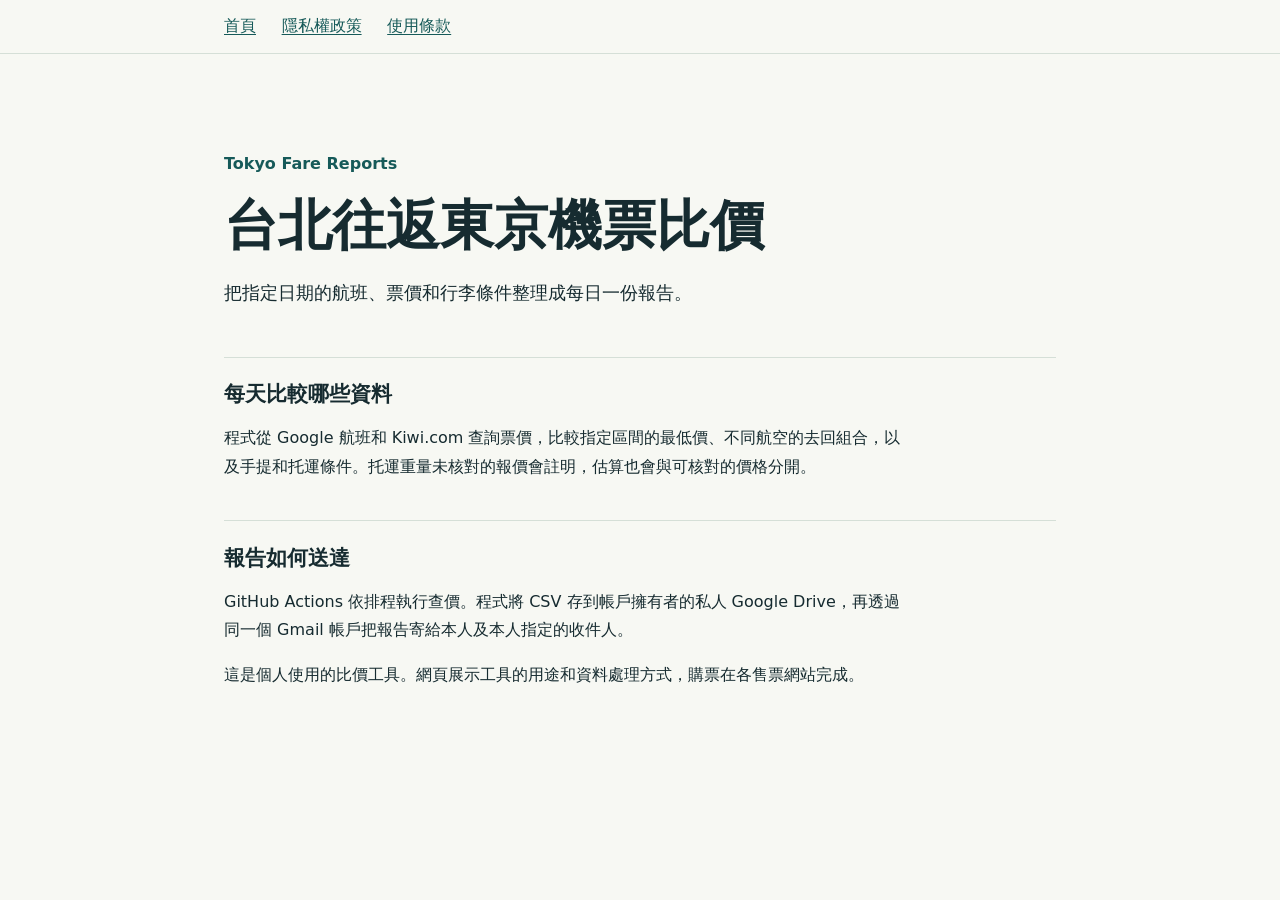
<file: index.html>
<!doctype html>
<html lang="zh-Hant">
<head>
  <meta charset="utf-8">
  <meta name="viewport" content="width=device-width, initial-scale=1">
  <title>台北往返東京機票比價 | Tokyo Fare Reports</title>
  <link rel="stylesheet" href="./style.css">
</head>
<body>
  <header><nav aria-label="網站導覽">
    <a href="./">首頁</a>
    <a href="./privacy.html">隱私權政策</a>
    <a href="./terms.html">使用條款</a>
  </nav></header>
  <main>
<p class="label">Tokyo Fare Reports</p>
<h1>台北往返東京機票比價</h1>
<p class="intro">把指定日期的航班、票價和行李條件整理成每日一份報告。</p>
<section>
  <h2>每天比較哪些資料</h2>
  <p>程式從 Google 航班和 Kiwi.com 查詢票價，比較指定區間的最低價、不同航空的去回組合，以及手提和托運條件。托運重量未核對的報價會註明，估算也會與可核對的價格分開。</p>
</section>
<section>
  <h2>報告如何送達</h2>
  <p>GitHub Actions 依排程執行查價。程式將 CSV 存到帳戶擁有者的私人 Google Drive，再透過同一個 Gmail 帳戶把報告寄給本人及本人指定的收件人。</p>
  <p>這是個人使用的比價工具。網頁展示工具的用途和資料處理方式，購票在各售票網站完成。</p>
</section>
  </main>
</body>
</html>
</file>
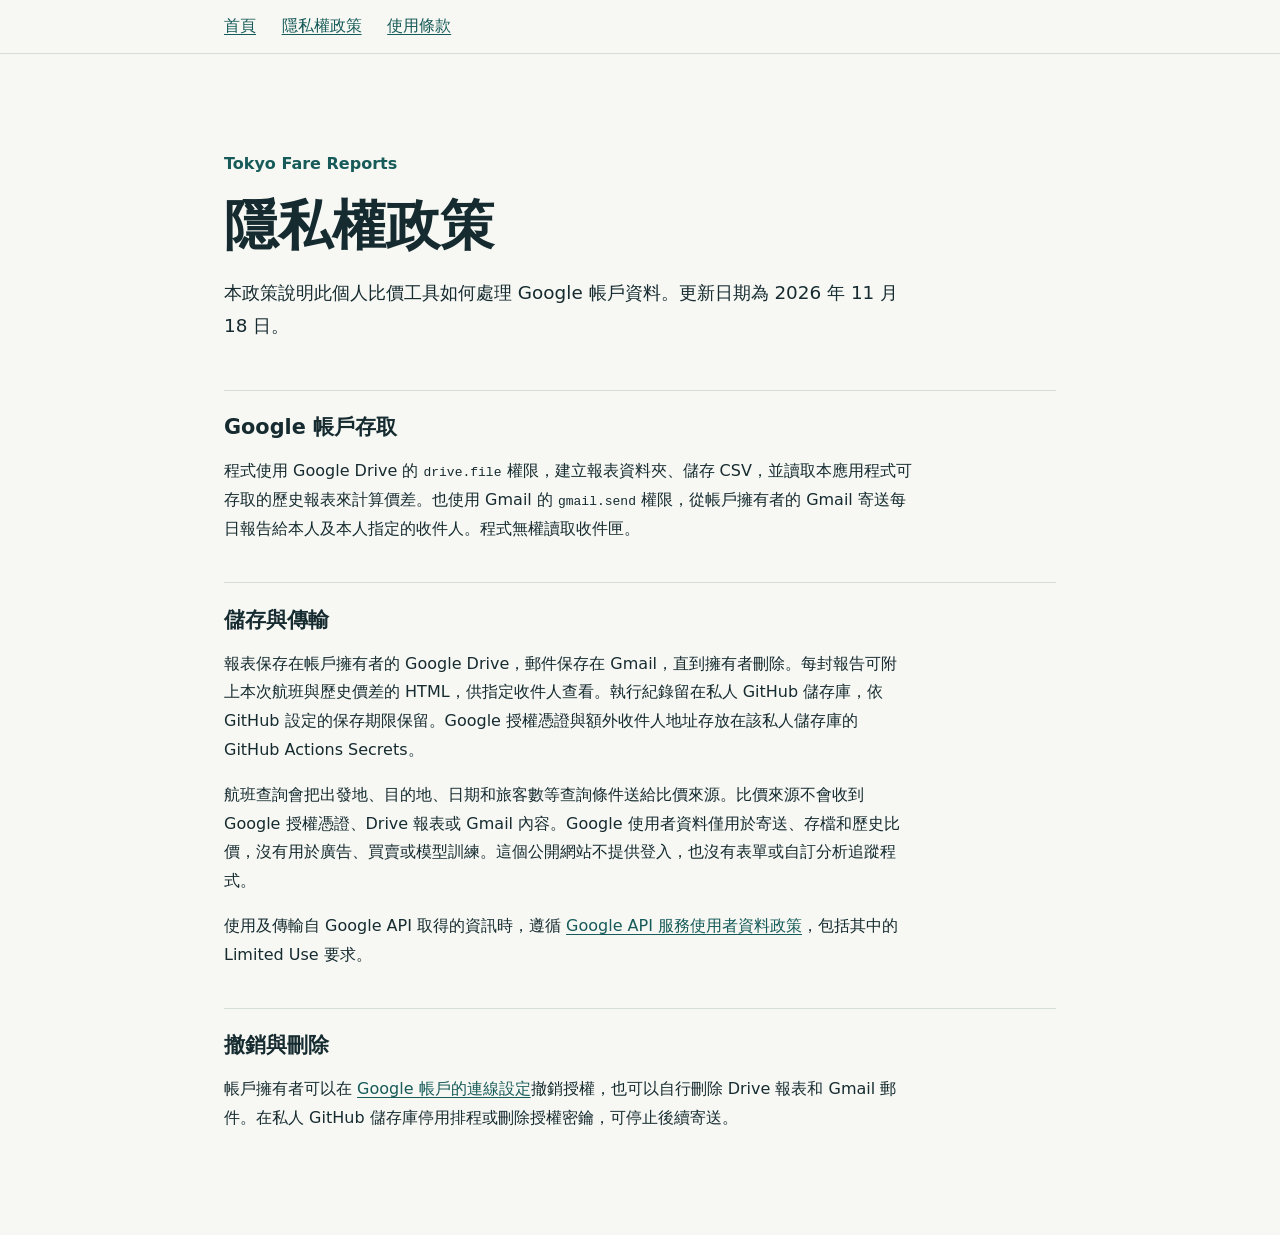
<file: privacy.html>
<!doctype html>
<html lang="zh-Hant">
<head>
  <meta charset="utf-8">
  <meta name="viewport" content="width=device-width, initial-scale=1">
  <title>隱私權政策 | Tokyo Fare Reports</title>
  <link rel="stylesheet" href="./style.css">
</head>
<body>
  <header><nav aria-label="網站導覽">
    <a href="./">首頁</a>
    <a href="./privacy.html">隱私權政策</a>
    <a href="./terms.html">使用條款</a>
  </nav></header>
  <main>
<p class="label">Tokyo Fare Reports</p>
<h1>隱私權政策</h1>
<p class="intro">本政策說明此個人比價工具如何處理 Google 帳戶資料。更新日期為 2026 年 11 月 18 日。</p>
<section>
  <h2>Google 帳戶存取</h2>
  <p>程式使用 Google Drive 的 <code>drive.file</code> 權限，建立報表資料夾、儲存 CSV，並讀取本應用程式可存取的歷史報表來計算價差。也使用 Gmail 的 <code>gmail.send</code> 權限，從帳戶擁有者的 Gmail 寄送每日報告給本人及本人指定的收件人。程式無權讀取收件匣。</p>
</section>
<section>
  <h2>儲存與傳輸</h2>
  <p>報表保存在帳戶擁有者的 Google Drive，郵件保存在 Gmail，直到擁有者刪除。每封報告可附上本次航班與歷史價差的 HTML，供指定收件人查看。執行紀錄留在私人 GitHub 儲存庫，依 GitHub 設定的保存期限保留。Google 授權憑證與額外收件人地址存放在該私人儲存庫的 GitHub Actions Secrets。</p>
  <p>航班查詢會把出發地、目的地、日期和旅客數等查詢條件送給比價來源。比價來源不會收到 Google 授權憑證、Drive 報表或 Gmail 內容。Google 使用者資料僅用於寄送、存檔和歷史比價，沒有用於廣告、買賣或模型訓練。這個公開網站不提供登入，也沒有表單或自訂分析追蹤程式。</p>
  <p>使用及傳輸自 Google API 取得的資訊時，遵循 <a href="https://developers.google.com/terms/api-services-user-data-policy">Google API 服務使用者資料政策</a>，包括其中的 Limited Use 要求。</p>
</section>
<section>
  <h2>撤銷與刪除</h2>
  <p>帳戶擁有者可以在 <a href="https://myaccount.google.com/connections">Google 帳戶的連線設定</a>撤銷授權，也可以自行刪除 Drive 報表和 Gmail 郵件。在私人 GitHub 儲存庫停用排程或刪除授權密鑰，可停止後續寄送。</p>
</section>
  </main>
</body>
</html>
</file>
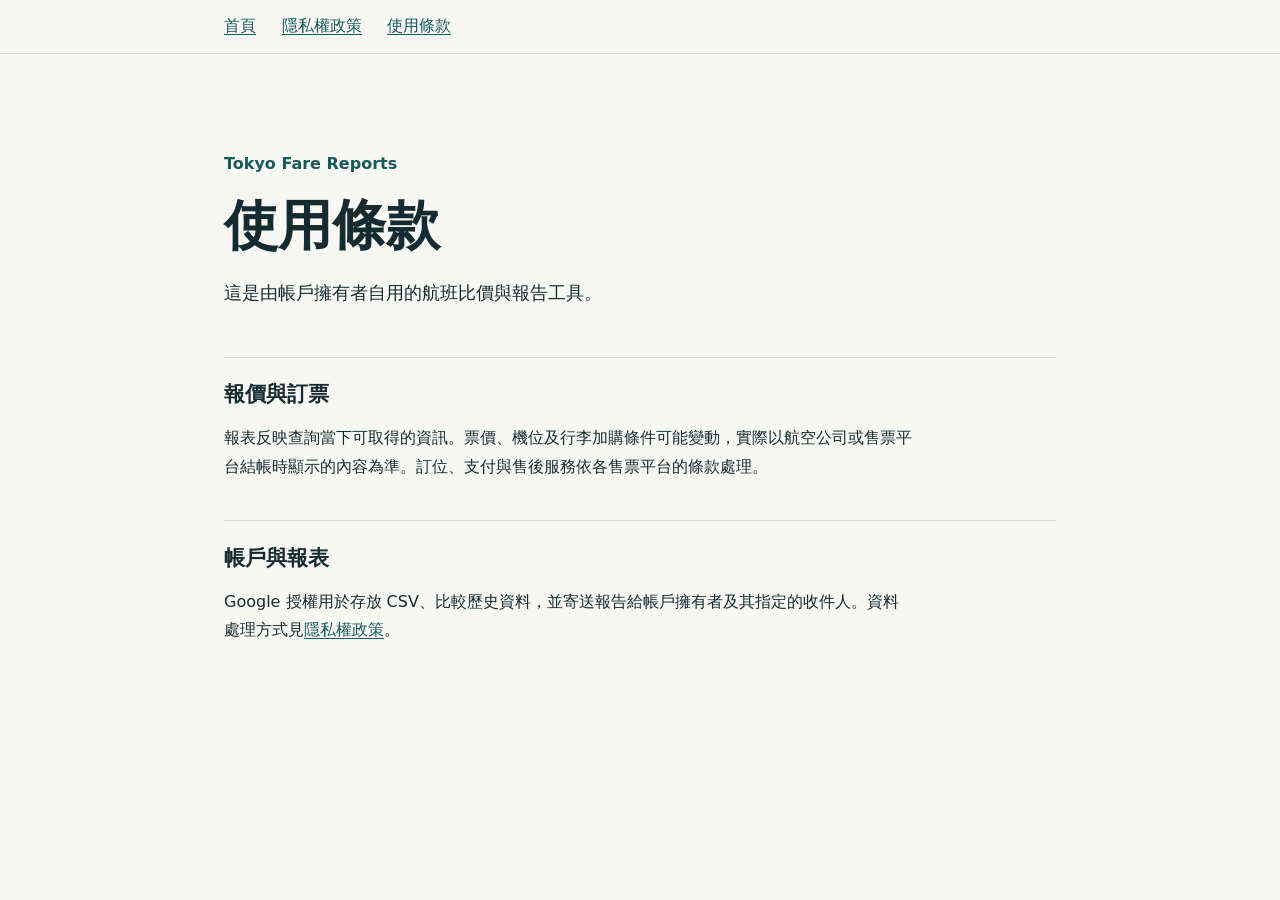
<file: terms.html>
<!doctype html>
<html lang="zh-Hant">
<head>
  <meta charset="utf-8">
  <meta name="viewport" content="width=device-width, initial-scale=1">
  <title>使用條款 | Tokyo Fare Reports</title>
  <link rel="stylesheet" href="./style.css">
</head>
<body>
  <header><nav aria-label="網站導覽">
    <a href="./">首頁</a>
    <a href="./privacy.html">隱私權政策</a>
    <a href="./terms.html">使用條款</a>
  </nav></header>
  <main>
<p class="label">Tokyo Fare Reports</p>
<h1>使用條款</h1>
<p class="intro">這是由帳戶擁有者自用的航班比價與報告工具。</p>
<section>
  <h2>報價與訂票</h2>
  <p>報表反映查詢當下可取得的資訊。票價、機位及行李加購條件可能變動，實際以航空公司或售票平台結帳時顯示的內容為準。訂位、支付與售後服務依各售票平台的條款處理。</p>
</section>
<section>
  <h2>帳戶與報表</h2>
  <p>Google 授權用於存放 CSV、比較歷史資料，並寄送報告給帳戶擁有者及其指定的收件人。資料處理方式見<a href="./privacy.html">隱私權政策</a>。</p>
</section>
  </main>
</body>
</html>
</file>
<file: style.css>
:root {
  color-scheme: light;
  font-family: system-ui, "Noto Sans TC", sans-serif;
  color: #162b30;
  background: #f7f8f3;
}
body { margin: 0; }
header { border-bottom: 1px solid #d5dfd7; }
nav, main { max-width: 52rem; margin: auto; padding-inline: 1.5rem; }
nav { display: flex; flex-wrap: wrap; gap: .7rem 1.6rem; padding-block: 1rem; }
a { color: #165a59; text-underline-offset: .2em; }
main { padding-block: clamp(2rem, 7vw, 5rem) 4rem; }
.label { color: #165a59; font-weight: 650; }
h1 { font-size: clamp(2rem, 6vw, 3.4rem); line-height: 1.15; margin: .5rem 0 1rem; }
h2 { font-size: 1.3rem; margin: 0 0 .5rem; }
p { line-height: 1.8; max-width: 43rem; }
.intro { font-size: 1.15rem; margin-bottom: 3rem; }
section { border-top: 1px solid #d5dfd7; padding-block: 1.4rem; }
code { overflow-wrap: anywhere; }
</file>
